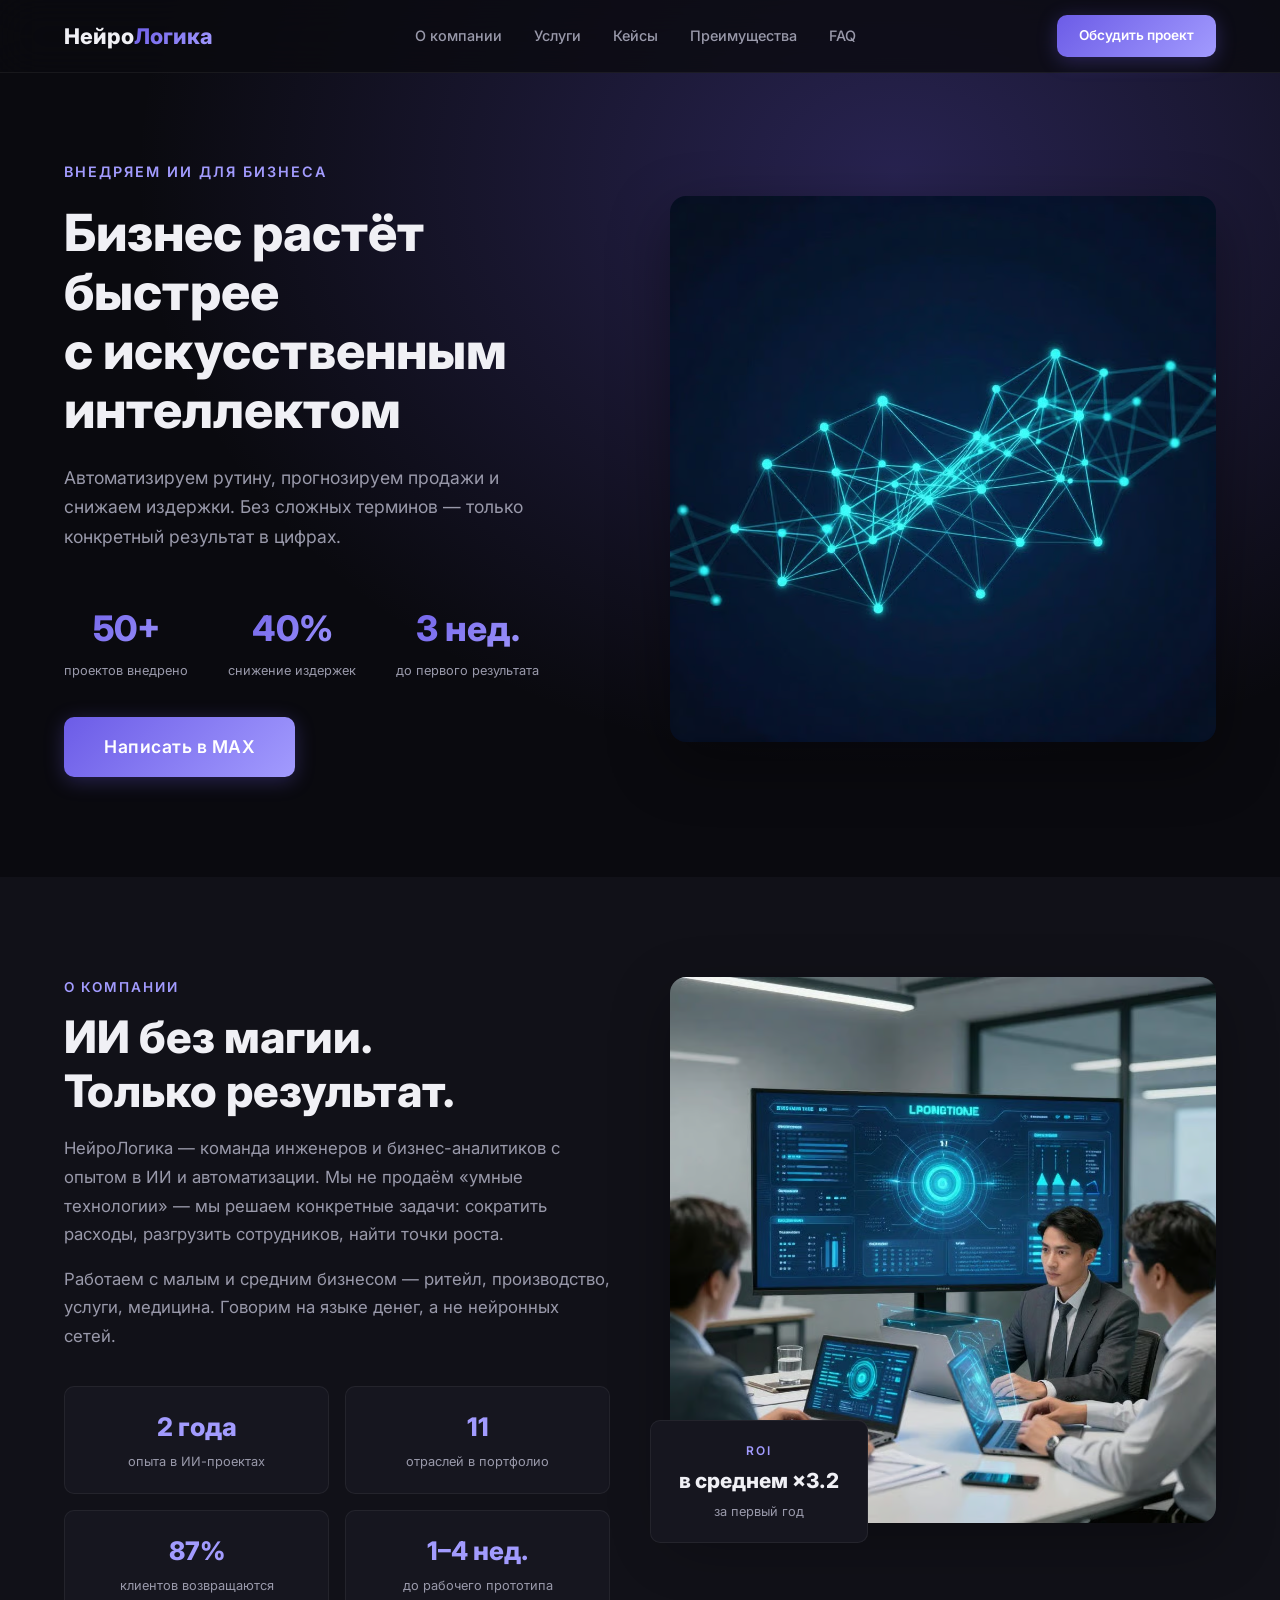
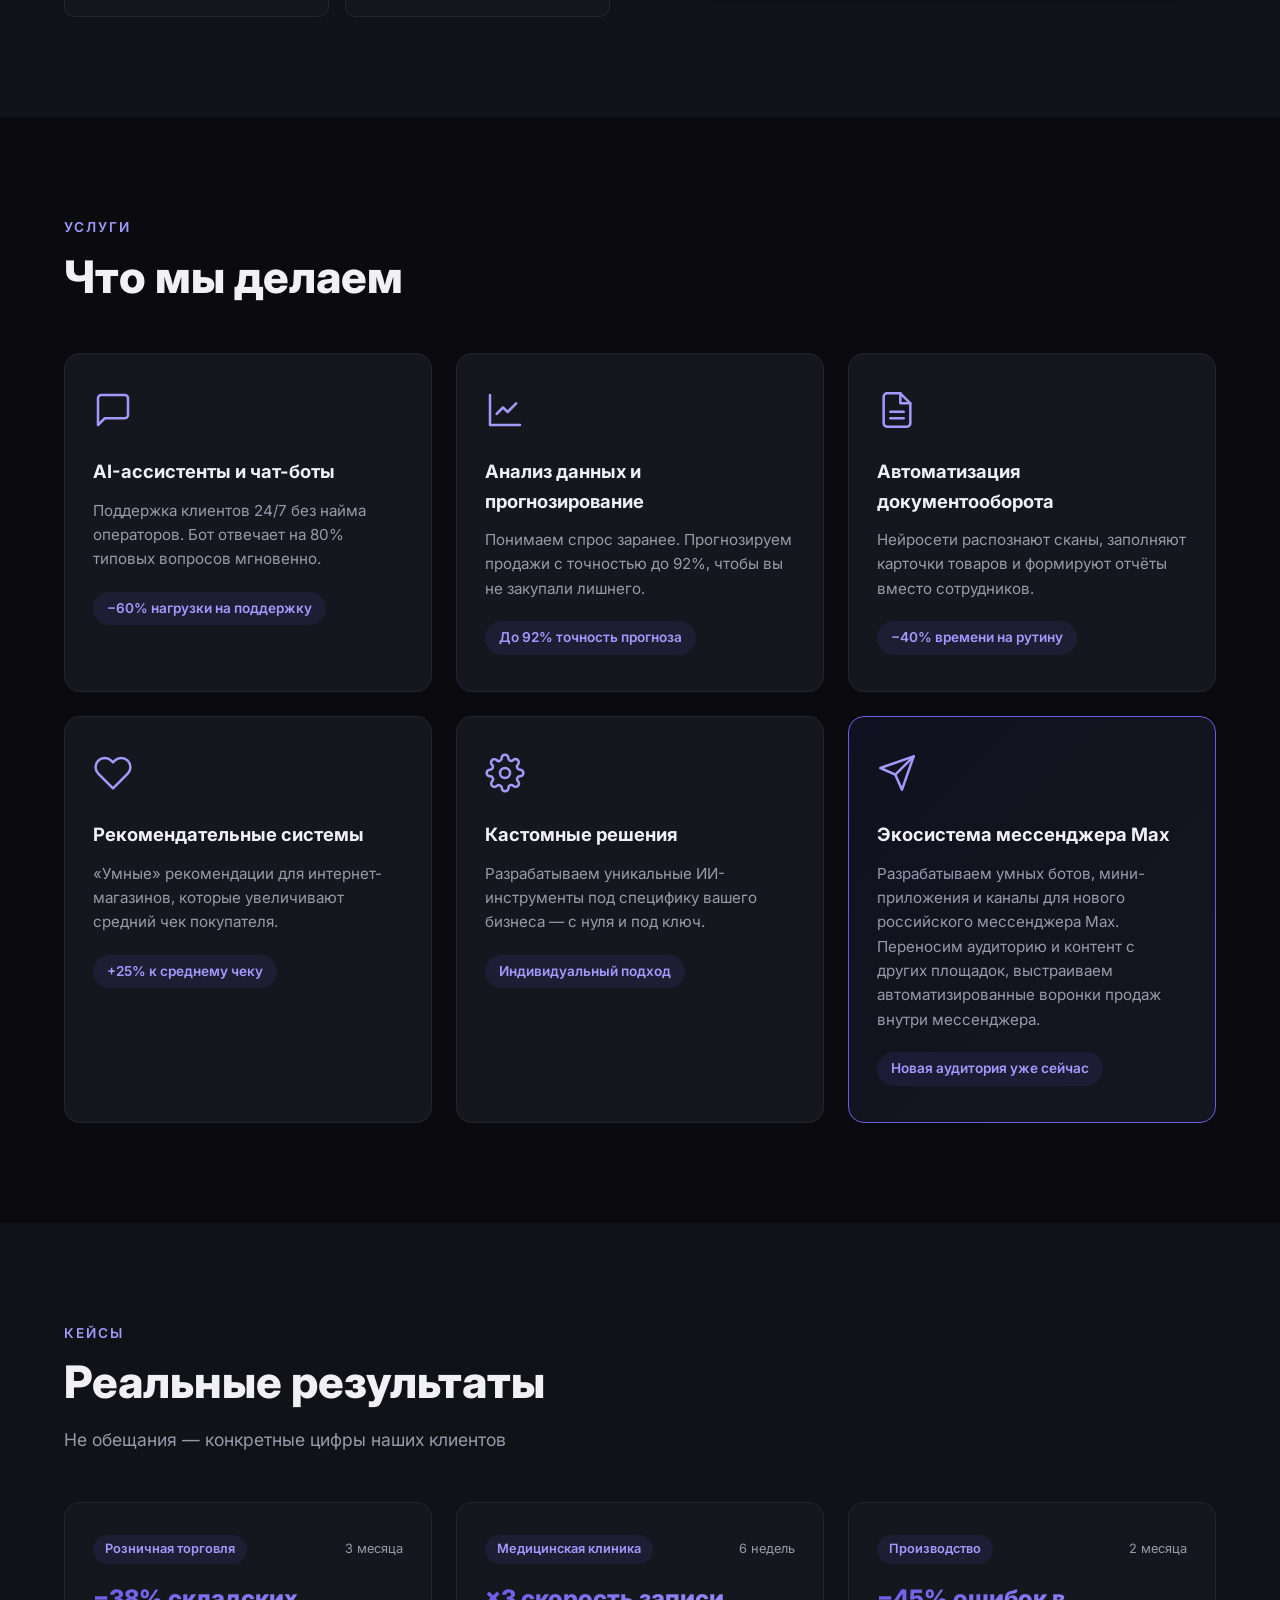
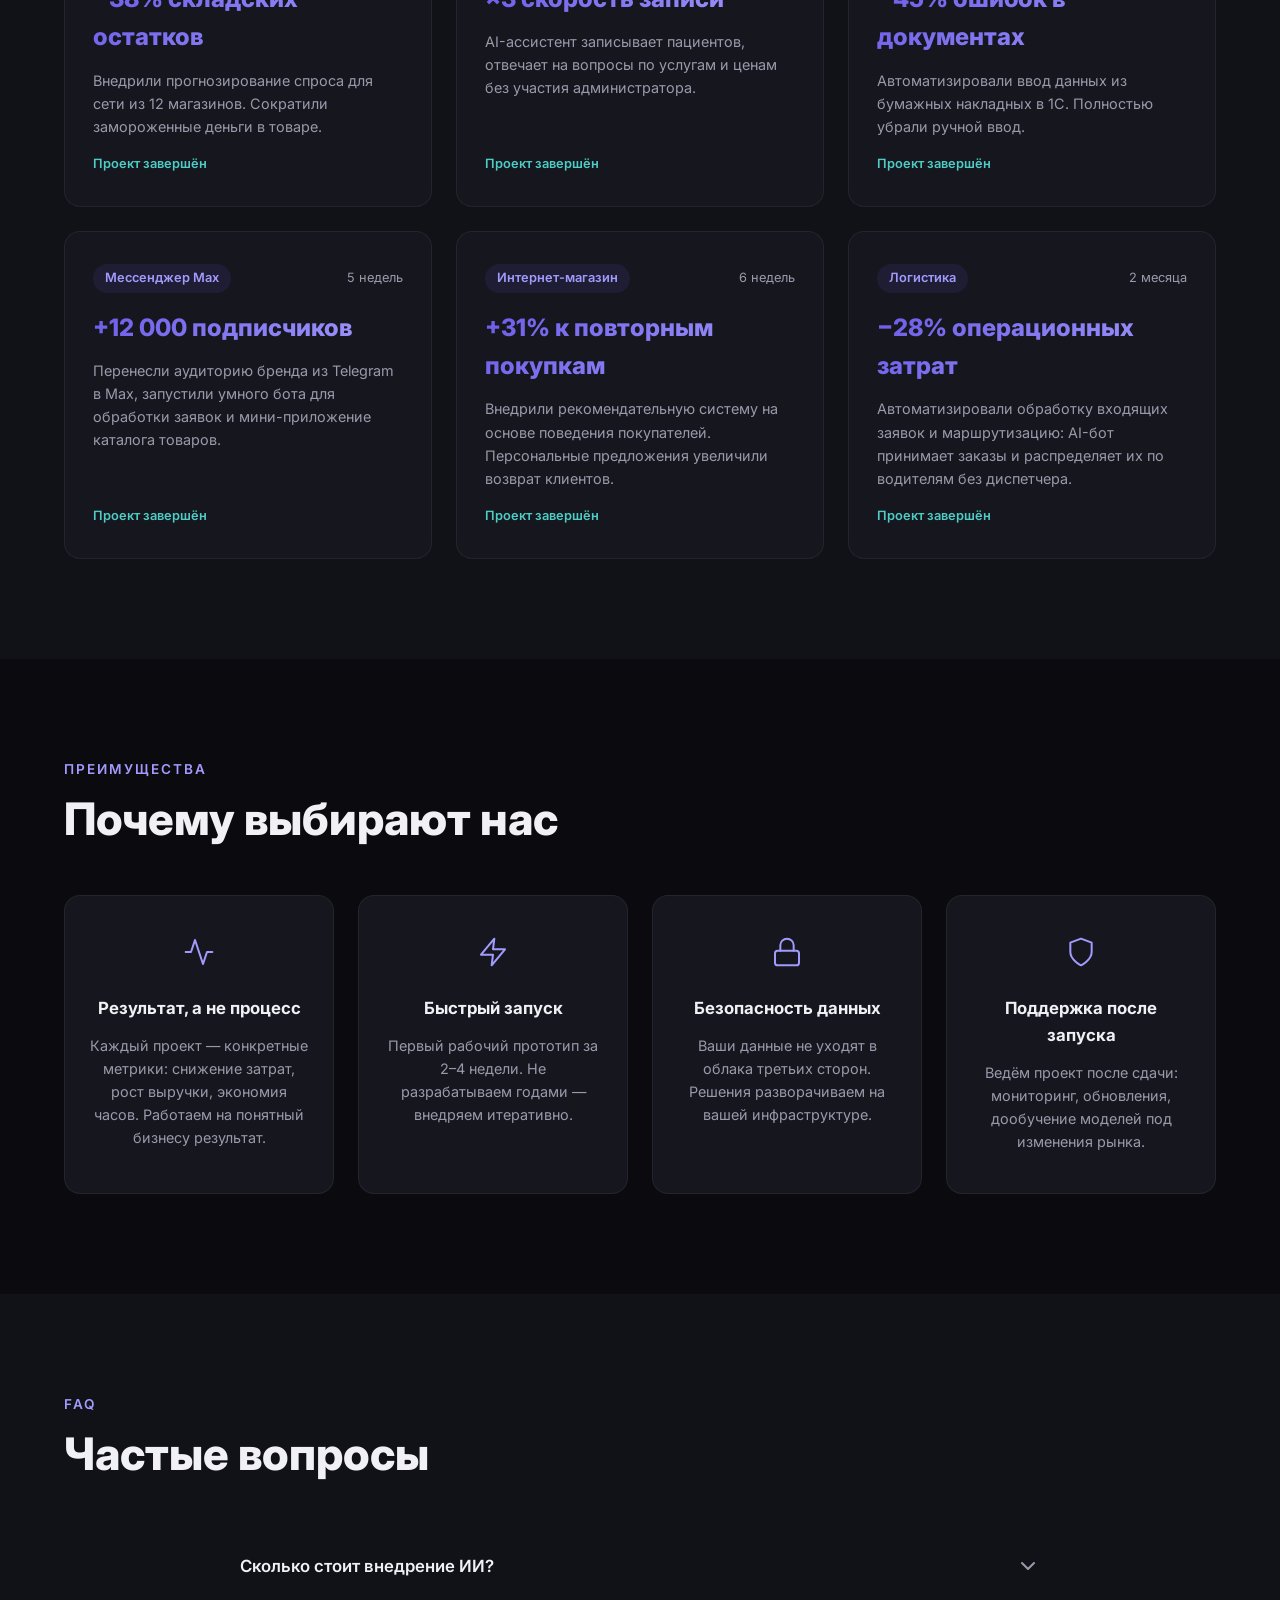
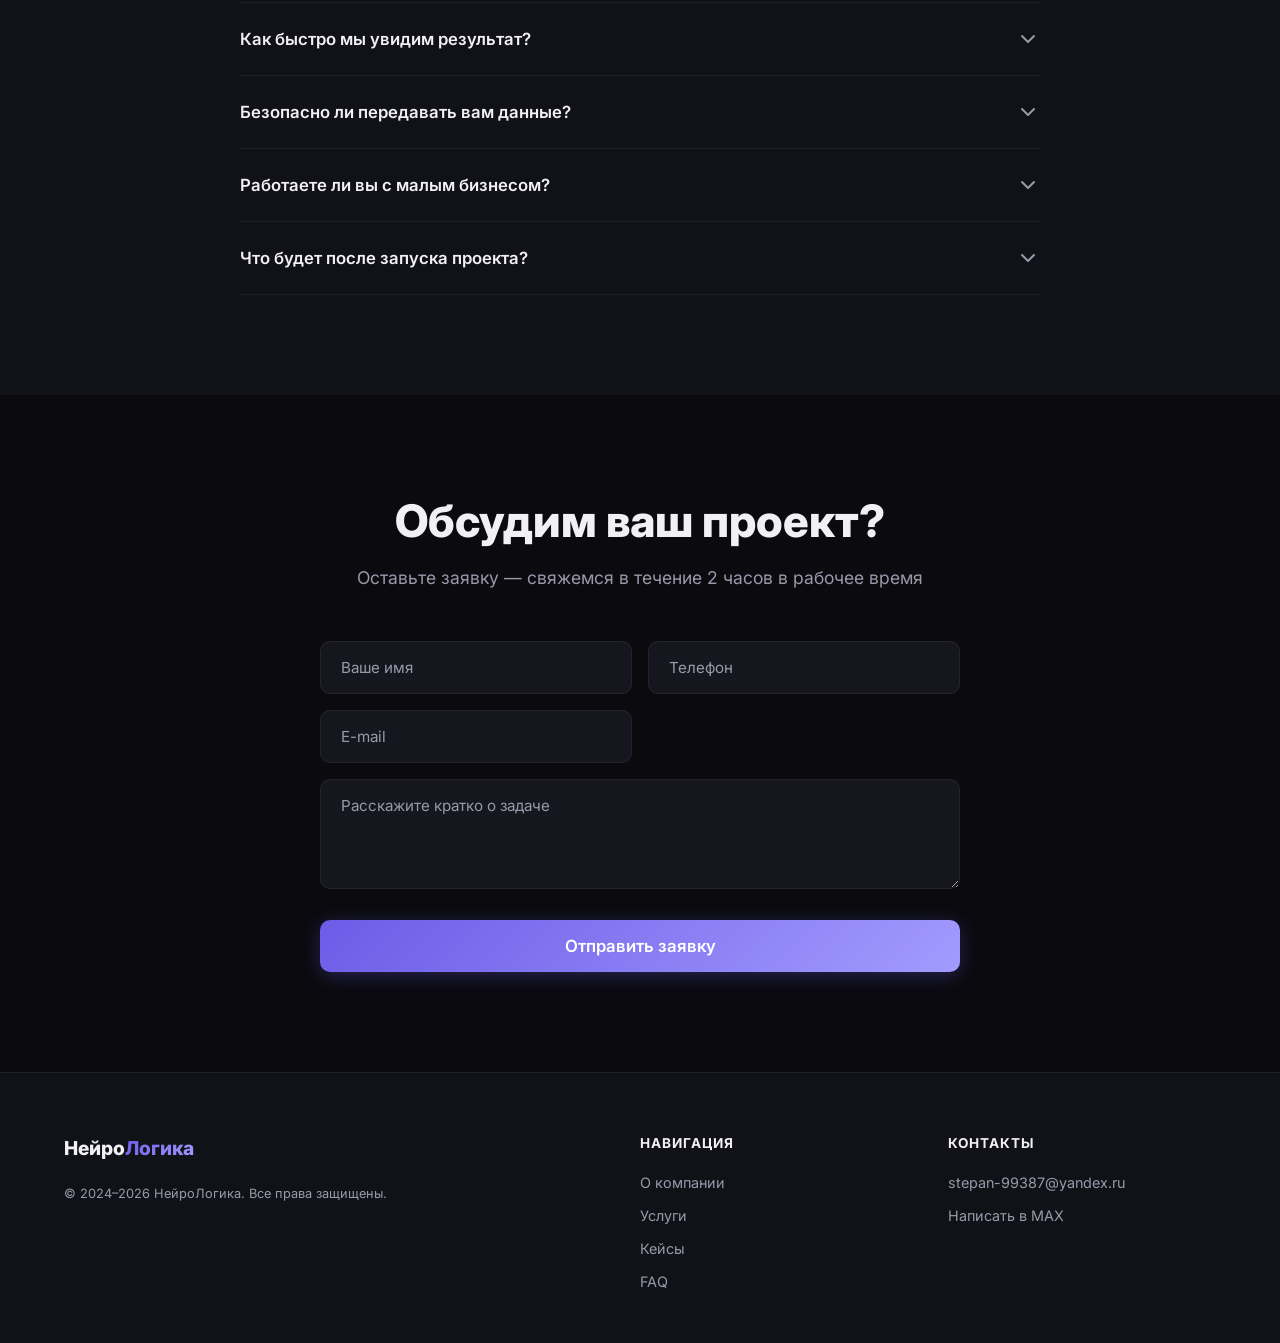
<file: index.html>
<!DOCTYPE html>
<html lang="ru">
<head>
  <meta charset="UTF-8">
  <meta name="viewport" content="width=device-width, initial-scale=1.0">
  
  <!-- SEO Base -->
  <title>Внедрение ИИ для бизнеса — чат-боты, аналитика, автоматизация | НейроЛогика</title>
  <meta name="description" content="Внедряем искусственный интеллект для малого и среднего бизнеса. AI-ассистенты, прогнозирование продаж, автоматизация документооборота. Результат за 2–4 недели.">
  <meta name="keywords" content="внедрение ИИ, искусственный интеллект для бизнеса, чат-бот для бизнеса, автоматизация, AI-ассистент, нейросети для бизнеса, прогнозирование продаж">
  <link rel="canonical" href="https://autobizz.ru/">
  
  <!-- Open Graph -->
  <meta property="og:type" content="website">
  <meta property="og:title" content="НейроЛогика — Внедряем ИИ для бизнеса">
  <meta property="og:description" content="Автоматизируем рутину, прогнозируем продажи и снижаем издержки. 50+ проектов, результат за 2–4 недели.">
  <meta property="og:url" content="https://autobizz.ru/">
  <meta property="og:image" content="https://autobizz.ru/img/og-cover.jpg">
  <meta property="og:locale" content="ru_RU">
  <meta property="og:site_name" content="НейроЛогика">
  
  <!-- Twitter Card -->
  <meta name="twitter:card" content="summary_large_image">
  <meta name="twitter:title" content="НейроЛогика — Внедряем ИИ для бизнеса">
  <meta name="twitter:description" content="Автоматизируем рутину, прогнозируем продажи и снижаем издержки.">
  <meta name="twitter:image" content="https://autobizz.ru/img/og-cover.jpg">
  
  <!-- Favicon -->
  <link rel="icon" href="img/favicon.ico" type="image/x-icon">
  
  <!-- Fonts & Styles -->
  <link rel="preconnect" href="https://fonts.googleapis.com">
  <link rel="preconnect" href="https://fonts.gstatic.com" crossorigin>
  <link href="https://fonts.googleapis.com/css2?family=Inter:wght@400;500;600;700;800&display=swap" rel="stylesheet">
  <link rel="stylesheet" href="css/style.css">
  
  <!-- Schema.org — Organization -->
  <script type="application/ld+json">
  {
    "@context": "https://schema.org",
    "@type": "Organization",
    "name": "НейроЛогика",
    "url": "https://autobizz.ru",
    "logo": "https://autobizz.ru/img/logo.svg",
    "description": "Внедрение искусственного интеллекта для малого и среднего бизнеса",
    "email": "info@autobizz.ru",
    "sameAs": [],
    "address": {
      "@type": "PostalAddress",
      "addressCountry": "RU"
    },
    "serviceType": ["AI-ассистенты", "Чат-боты", "Анализ данных", "Автоматизация документооборота", "Рекомендательные системы"]
  }
  </script>
  
  <!-- Schema.org — FAQ -->
  <script type="application/ld+json">
  {
    "@context": "https://schema.org",
    "@type": "FAQPage",
    "mainEntity": [
      {
        "@type": "Question",
        "name": "Сколько стоит внедрение ИИ?",
        "acceptedAnswer": {
          "@type": "Answer",
          "text": "Стоимость зависит от задачи и масштаба. Мы начинаем с бесплатной консультации. Типовые проекты — от 70 000 ₽."
        }
      },
      {
        "@type": "Question",
        "name": "Как быстро мы увидим результат?",
        "acceptedAnswer": {
          "@type": "Answer",
          "text": "Первый рабочий прототип готов за 1–4 недели. Полное внедрение занимает 1–3 месяца."
        }
      },
      {
        "@type": "Question",
        "name": "Безопасно ли передавать вам данные?",
        "acceptedAnswer": {
          "@type": "Answer",
          "text": "Да. Мы подписываем NDA, все решения можем развернуть на вашей инфраструктуре."
        }
      },
      {
        "@type": "Question",
        "name": "Работаете ли вы с малым бизнесом?",
        "acceptedAnswer": {
          "@type": "Answer",
          "text": "Да, малый и средний бизнес — наш основной профиль."
        }
      },
      {
        "@type": "Question",
        "name": "Что будет после запуска проекта?",
        "acceptedAnswer": {
          "@type": "Answer",
          "text": "Мы сопровождаем проект после сдачи: мониторим работу, обновляем модели."
        }
      }
    ]
  }
  </script>

  <!-- Yandex.Metrika counter -->
  <script type="text/javascript">
      (function(m,e,t,r,i,k,a){
          m[i]=m[i]||function(){(m[i].a=m[i].a||[]).push(arguments)};
          m[i].l=1*new Date();
          for (var j = 0; j < document.scripts.length; j++) {if (document.scripts[j].src === r) { return; }}
          k=e.createElement(t),a=e.getElementsByTagName(t)[0],k.async=1,k.src=r,a.parentNode.insertBefore(k,a)
      })(window, document,'script','https://mc.yandex.ru/metrika/tag.js?id=108563391', 'ym');

      ym(108563391, 'init', {ssr:true, webvisor:true, clickmap:true, ecommerce:"dataLayer", referrer: document.referrer, url: location.href, accurateTrackBounce:true, trackLinks:true});
  </script>
  <noscript><div><img src="https://mc.yandex.ru/watch/108563391" style="position:absolute; left:-9999px;" alt="" /></div></noscript>
  <!-- /Yandex.Metrika counter -->
</head>
<body>

  <!-- ========== HEADER ========== -->
  <header class="header" id="header">
    <div class="container header__inner">
      <a href="#" class="logo">Нейро<span>Логика</span></a>
      <nav class="nav" id="nav">
        <a href="#about" class="nav__link">О компании</a>
        <a href="#services" class="nav__link">Услуги</a>
        <a href="#cases" class="nav__link">Кейсы</a>
        <a href="#advantages" class="nav__link">Преимущества</a>
        <a href="#faq" class="nav__link">FAQ</a>
      </nav>
      <a href="#contact" class="btn btn--primary header__btn">Обсудить проект</a>
      <button class="burger" id="burger" aria-label="Меню">
        <span></span><span></span><span></span>
      </button>
    </div>
  </header>

  <!-- ========== HERO ========== -->
  <section class="hero" id="hero">
    <div class="hero__bg"></div>
    <div class="container hero__inner">
      <div class="hero__content">
        <p class="hero__tagline">Внедряем ИИ для бизнеса</p>
        <h1 class="hero__title">Бизнес растёт быстрее<br>с искусственным<br>интеллектом</h1>
        <p class="hero__subtitle">Автоматизируем рутину, прогнозируем продажи и снижаем издержки. Без сложных терминов — только конкретный результат в цифрах.</p>
        <div class="hero__stats">
          <div class="stat">
            <span class="stat__number" data-target="50" data-suffix="+">0</span>
            <span class="stat__label">проектов внедрено</span>
          </div>
          <div class="stat">
            <span class="stat__number" data-target="40" data-suffix="%">0</span>
            <span class="stat__label">снижение издержек</span>
          </div>
          <div class="stat">
            <span class="stat__number" data-target="3" data-suffix=" нед.">0</span>
            <span class="stat__label">до первого результата</span>
          </div>
        </div>
        <a href="https://max.ru/u/f9LHodD0cOJSXVgpVu8OHCX6GiQ8-kWRJVCd9bFhXw6azgdIxO8wCgnx1sc" target="_blank" rel="noopener" class="btn btn--primary btn--hero">Написать в MAX</a>
      </div>
      <div class="hero__image">
        <img src="img/hero-bg.avif" alt="AI визуализация" width="600" height="400" loading="eager">
      </div>
    </div>
  </section>

  <!-- ========== ABOUT ========== -->
  <section class="about" id="about">
    <div class="container about__inner">
      <div class="about__text">
        <p class="section-label">О компании</p>
        <h2 class="section-title">ИИ без магии.<br>Только результат.</h2>
        <p class="about__desc">НейроЛогика — команда инженеров и бизнес-аналитиков с опытом в ИИ и автоматизации. Мы не продаём «умные технологии» — мы решаем конкретные задачи: сократить расходы, разгрузить сотрудников, найти точки роста.</p>
        <p class="about__desc">Работаем с малым и средним бизнесом — ритейл, производство, услуги, медицина. Говорим на языке денег, а не нейронных сетей.</p>
        <div class="about__stats">
          <div class="stat-card">
            <span class="stat-card__number" data-target="2" data-suffix=" года">0</span>
            <span class="stat-card__label">опыта в ИИ-проектах</span>
          </div>
          <div class="stat-card">
            <span class="stat-card__number" data-target="12" data-suffix="">0</span>
            <span class="stat-card__label">отраслей в портфолио</span>
          </div>
          <div class="stat-card">
            <span class="stat-card__number" data-target="92" data-suffix="%">0</span>
            <span class="stat-card__label">клиентов возвращаются</span>
          </div>
          <div class="stat-card">
            <span class="stat-card__number" data-target="1" data-suffix="–4 нед.">0</span>
            <span class="stat-card__label">до рабочего прототипа</span>
          </div>
        </div>
      </div>
      <div class="about__image-col">
        <img src="img/team.avif" alt="Команда за работой" class="about__image" width="560" height="400" loading="lazy">
        <div class="about__roi">
          <span class="about__roi-label">ROI</span>
          <span class="about__roi-value">в среднем ×3.2</span>
          <span class="about__roi-sub">за первый год</span>
        </div>
      </div>
    </div>
  </section>

  <!-- ========== SERVICES ========== -->
  <section class="services" id="services">
    <div class="container">
      <p class="section-label">Услуги</p>
      <h2 class="section-title">Что мы делаем</h2>
      <div class="services__grid">

        <div class="service-card" data-aos="fade-up">
          <div class="service-card__icon">
            <svg width="40" height="40" viewBox="0 0 24 24" fill="none" stroke="currentColor" stroke-width="1.5" stroke-linecap="round" stroke-linejoin="round"><path d="M21 15a2 2 0 0 1-2 2H7l-4 4V5a2 2 0 0 1 2-2h14a2 2 0 0 1 2 2z"/></svg>
          </div>
          <h3 class="service-card__title">AI-ассистенты и чат-боты</h3>
          <p class="service-card__desc">Поддержка клиентов 24/7 без найма операторов. Бот отвечает на 80% типовых вопросов мгновенно.</p>
          <span class="service-card__metric">−60% нагрузки на поддержку</span>
        </div>

        <div class="service-card" data-aos="fade-up">
          <div class="service-card__icon">
            <svg width="40" height="40" viewBox="0 0 24 24" fill="none" stroke="currentColor" stroke-width="1.5" stroke-linecap="round" stroke-linejoin="round"><path d="M3 3v18h18"/><path d="M18.7 8l-5.1 5.2-2.8-2.7L7 14.3"/></svg>
          </div>
          <h3 class="service-card__title">Анализ данных и прогнозирование</h3>
          <p class="service-card__desc">Понимаем спрос заранее. Прогнозируем продажи с точностью до 92%, чтобы вы не закупали лишнего.</p>
          <span class="service-card__metric">До 92% точность прогноза</span>
        </div>

        <div class="service-card" data-aos="fade-up">
          <div class="service-card__icon">
            <svg width="40" height="40" viewBox="0 0 24 24" fill="none" stroke="currentColor" stroke-width="1.5" stroke-linecap="round" stroke-linejoin="round"><path d="M14 2H6a2 2 0 0 0-2 2v16a2 2 0 0 0 2 2h12a2 2 0 0 0 2-2V8z"/><polyline points="14 2 14 8 20 8"/><line x1="16" y1="13" x2="8" y2="13"/><line x1="16" y1="17" x2="8" y2="17"/></svg>
          </div>
          <h3 class="service-card__title">Автоматизация документооборота</h3>
          <p class="service-card__desc">Нейросети распознают сканы, заполняют карточки товаров и формируют отчёты вместо сотрудников.</p>
          <span class="service-card__metric">−40% времени на рутину</span>
        </div>

        <div class="service-card" data-aos="fade-up">
          <div class="service-card__icon">
            <svg width="40" height="40" viewBox="0 0 24 24" fill="none" stroke="currentColor" stroke-width="1.5" stroke-linecap="round" stroke-linejoin="round"><path d="M20.84 4.61a5.5 5.5 0 0 0-7.78 0L12 5.67l-1.06-1.06a5.5 5.5 0 0 0-7.78 7.78L12 21.23l8.84-8.84a5.5 5.5 0 0 0 0-7.78z"/></svg>
          </div>
          <h3 class="service-card__title">Рекомендательные системы</h3>
          <p class="service-card__desc">«Умные» рекомендации для интернет-магазинов, которые увеличивают средний чек покупателя.</p>
          <span class="service-card__metric">+25% к среднему чеку</span>
        </div>

        <div class="service-card" data-aos="fade-up">
          <div class="service-card__icon">
            <svg width="40" height="40" viewBox="0 0 24 24" fill="none" stroke="currentColor" stroke-width="1.5" stroke-linecap="round" stroke-linejoin="round"><circle cx="12" cy="12" r="3"/><path d="M19.4 15a1.65 1.65 0 0 0 .33 1.82l.06.06a2 2 0 1 1-2.83 2.83l-.06-.06a1.65 1.65 0 0 0-1.82-.33 1.65 1.65 0 0 0-1 1.51V21a2 2 0 0 1-4 0v-.09A1.65 1.65 0 0 0 9 19.4a1.65 1.65 0 0 0-1.82.33l-.06.06a2 2 0 1 1-2.83-2.83l.06-.06A1.65 1.65 0 0 0 4.68 15a1.65 1.65 0 0 0-1.51-1H3a2 2 0 0 1 0-4h.09A1.65 1.65 0 0 0 4.6 9a1.65 1.65 0 0 0-.33-1.82l-.06-.06a2 2 0 1 1 2.83-2.83l.06.06A1.65 1.65 0 0 0 9 4.68a1.65 1.65 0 0 0 1-1.51V3a2 2 0 0 1 4 0v.09a1.65 1.65 0 0 0 1 1.51 1.65 1.65 0 0 0 1.82-.33l.06-.06a2 2 0 1 1 2.83 2.83l-.06.06A1.65 1.65 0 0 0 19.4 9a1.65 1.65 0 0 0 1.51 1H21a2 2 0 0 1 0 4h-.09a1.65 1.65 0 0 0-1.51 1z"/></svg>
          </div>
          <h3 class="service-card__title">Кастомные решения</h3>
          <p class="service-card__desc">Разрабатываем уникальные ИИ-инструменты под специфику вашего бизнеса — с нуля и под ключ.</p>
          <span class="service-card__metric">Индивидуальный подход</span>
        </div>

        <div class="service-card service-card--accent" data-aos="fade-up">
          <div class="service-card__icon">
            <svg width="40" height="40" viewBox="0 0 24 24" fill="none" stroke="currentColor" stroke-width="1.5" stroke-linecap="round" stroke-linejoin="round"><path d="M22 2L11 13"/><path d="M22 2l-7 20-4-9-9-4 20-7z"/></svg>
          </div>
          <h3 class="service-card__title">Экосистема мессенджера Max</h3>
          <p class="service-card__desc">Разрабатываем умных ботов, мини-приложения и каналы для нового российского мессенджера Max. Переносим аудиторию и контент с других площадок, выстраиваем автоматизированные воронки продаж внутри мессенджера.</p>
          <span class="service-card__metric">Новая аудитория уже сейчас</span>
        </div>

      </div>
    </div>
  </section>

  <!-- ========== CASES ========== -->
  <section class="cases" id="cases">
    <div class="container">
      <p class="section-label">Кейсы</p>
      <h2 class="section-title">Реальные результаты</h2>
      <p class="section-subtitle">Не обещания — конкретные цифры наших клиентов</p>
      <div class="cases__grid">

        <div class="case-card">
          <div class="case-card__header">
            <span class="case-card__tag">Розничная торговля</span>
            <span class="case-card__duration">3 месяца</span>
          </div>
          <div class="case-card__result">−38% складских остатков</div>
          <p class="case-card__desc">Внедрили прогнозирование спроса для сети из 12 магазинов. Сократили замороженные деньги в товаре.</p>
          <span class="case-card__status">Проект завершён</span>
        </div>

        <div class="case-card">
          <div class="case-card__header">
            <span class="case-card__tag">Медицинская клиника</span>
            <span class="case-card__duration">6 недель</span>
          </div>
          <div class="case-card__result">×3 скорость записи</div>
          <p class="case-card__desc">AI-ассистент записывает пациентов, отвечает на вопросы по услугам и ценам без участия администратора.</p>
          <span class="case-card__status">Проект завершён</span>
        </div>

        <div class="case-card">
          <div class="case-card__header">
            <span class="case-card__tag">Производство</span>
            <span class="case-card__duration">2 месяца</span>
          </div>
          <div class="case-card__result">−45% ошибок в документах</div>
          <p class="case-card__desc">Автоматизировали ввод данных из бумажных накладных в 1С. Полностью убрали ручной ввод.</p>
          <span class="case-card__status">Проект завершён</span>
        </div>

        <div class="case-card">
          <div class="case-card__header">
            <span class="case-card__tag">Мессенджер Max</span>
            <span class="case-card__duration">5 недель</span>
          </div>
          <div class="case-card__result">+12 000 подписчиков</div>
          <p class="case-card__desc">Перенесли аудиторию бренда из Telegram в Max, запустили умного бота для обработки заявок и мини-приложение каталога товаров.</p>
          <span class="case-card__status">Проект завершён</span>
        </div>

        <div class="case-card">
          <div class="case-card__header">
            <span class="case-card__tag">Интернет-магазин</span>
            <span class="case-card__duration">6 недель</span>
          </div>
          <div class="case-card__result">+31% к повторным покупкам</div>
          <p class="case-card__desc">Внедрили рекомендательную систему на основе поведения покупателей. Персональные предложения увеличили возврат клиентов.</p>
          <span class="case-card__status">Проект завершён</span>
        </div>

        <div class="case-card">
          <div class="case-card__header">
            <span class="case-card__tag">Логистика</span>
            <span class="case-card__duration">2 месяца</span>
          </div>
          <div class="case-card__result">−28% операционных затрат</div>
          <p class="case-card__desc">Автоматизировали обработку входящих заявок и маршрутизацию: AI-бот принимает заказы и распределяет их по водителям без диспетчера.</p>
          <span class="case-card__status">Проект завершён</span>
        </div>

      </div>
    </div>
  </section>

  <!-- ========== ADVANTAGES ========== -->
  <section class="advantages" id="advantages">
    <div class="container">
      <p class="section-label">Преимущества</p>
      <h2 class="section-title">Почему выбирают нас</h2>
      <div class="advantages__grid">

        <div class="adv-card">
          <div class="adv-card__icon">
            <svg width="32" height="32" viewBox="0 0 24 24" fill="none" stroke="currentColor" stroke-width="1.5" stroke-linecap="round" stroke-linejoin="round"><polyline points="22 12 18 12 15 21 9 3 6 12 2 12"/></svg>
          </div>
          <h3 class="adv-card__title">Результат, а не процесс</h3>
          <p class="adv-card__desc">Каждый проект — конкретные метрики: снижение затрат, рост выручки, экономия часов. Работаем на понятный бизнесу результат.</p>
        </div>

        <div class="adv-card">
          <div class="adv-card__icon">
            <svg width="32" height="32" viewBox="0 0 24 24" fill="none" stroke="currentColor" stroke-width="1.5" stroke-linecap="round" stroke-linejoin="round"><polygon points="13 2 3 14 12 14 11 22 21 10 12 10 13 2"/></svg>
          </div>
          <h3 class="adv-card__title">Быстрый запуск</h3>
          <p class="adv-card__desc">Первый рабочий прототип за 2–4 недели. Не разрабатываем годами — внедряем итеративно.</p>
        </div>

        <div class="adv-card">
          <div class="adv-card__icon">
            <svg width="32" height="32" viewBox="0 0 24 24" fill="none" stroke="currentColor" stroke-width="1.5" stroke-linecap="round" stroke-linejoin="round"><rect x="3" y="11" width="18" height="11" rx="2" ry="2"/><path d="M7 11V7a5 5 0 0 1 10 0v4"/></svg>
          </div>
          <h3 class="adv-card__title">Безопасность данных</h3>
          <p class="adv-card__desc">Ваши данные не уходят в облака третьих сторон. Решения разворачиваем на вашей инфраструктуре.</p>
        </div>

        <div class="adv-card">
          <div class="adv-card__icon">
            <svg width="32" height="32" viewBox="0 0 24 24" fill="none" stroke="currentColor" stroke-width="1.5" stroke-linecap="round" stroke-linejoin="round"><path d="M12 22s8-4 8-10V5l-8-3-8 3v7c0 6 8 10 8 10z"/></svg>
          </div>
          <h3 class="adv-card__title">Поддержка после запуска</h3>
          <p class="adv-card__desc">Ведём проект после сдачи: мониторинг, обновления, дообучение моделей под изменения рынка.</p>
        </div>

      </div>
    </div>
  </section>

  <!-- ========== FAQ ========== -->
  <section class="faq" id="faq">
    <div class="container">
      <p class="section-label">FAQ</p>
      <h2 class="section-title">Частые вопросы</h2>
      <div class="faq__list">

        <div class="faq-item">
          <button class="faq-item__question" aria-expanded="false">
            Сколько стоит внедрение ИИ?
            <svg class="faq-item__chevron" width="24" height="24" viewBox="0 0 24 24" fill="none" stroke="currentColor" stroke-width="2" stroke-linecap="round" stroke-linejoin="round"><polyline points="6 9 12 15 18 9"/></svg>
          </button>
          <div class="faq-item__answer">
            <p>Стоимость зависит от задачи и масштаба. Мы начинаем с бесплатной консультации, чтобы оценить объём работ и предложить оптимальное решение. Типовые проекты — от 70 000 ₽.</p>
          </div>
        </div>

        <div class="faq-item">
          <button class="faq-item__question" aria-expanded="false">
            Как быстро мы увидим результат?
            <svg class="faq-item__chevron" width="24" height="24" viewBox="0 0 24 24" fill="none" stroke="currentColor" stroke-width="2" stroke-linecap="round" stroke-linejoin="round"><polyline points="6 9 12 15 18 9"/></svg>
          </button>
          <div class="faq-item__answer">
            <p>Первый рабочий прототип готов за 1–4 недели. Полное внедрение занимает 1–3 месяца в зависимости от сложности.</p>
          </div>
        </div>

        <div class="faq-item">
          <button class="faq-item__question" aria-expanded="false">
            Безопасно ли передавать вам данные?
            <svg class="faq-item__chevron" width="24" height="24" viewBox="0 0 24 24" fill="none" stroke="currentColor" stroke-width="2" stroke-linecap="round" stroke-linejoin="round"><polyline points="6 9 12 15 18 9"/></svg>
          </button>
          <div class="faq-item__answer">
            <p>Да. Мы подписываем NDA, все решения можем развернуть на вашей инфраструктуре. Данные не уходят в облака третьих сторон.</p>
          </div>
        </div>

        <div class="faq-item">
          <button class="faq-item__question" aria-expanded="false">
            Работаете ли вы с малым бизнесом?
            <svg class="faq-item__chevron" width="24" height="24" viewBox="0 0 24 24" fill="none" stroke="currentColor" stroke-width="2" stroke-linecap="round" stroke-linejoin="round"><polyline points="6 9 12 15 18 9"/></svg>
          </button>
          <div class="faq-item__answer">
            <p>Да, малый и средний бизнес — наш основной профиль. Мы находим решения, которые окупаются даже при небольших бюджетах.</p>
          </div>
        </div>

        <div class="faq-item">
          <button class="faq-item__question" aria-expanded="false">
            Что будет после запуска проекта?
            <svg class="faq-item__chevron" width="24" height="24" viewBox="0 0 24 24" fill="none" stroke="currentColor" stroke-width="2" stroke-linecap="round" stroke-linejoin="round"><polyline points="6 9 12 15 18 9"/></svg>
          </button>
          <div class="faq-item__answer">
            <p>Мы сопровождаем проект после сдачи: мониторим работу, обновляем модели, адаптируем под изменения вашего бизнеса.</p>
          </div>
        </div>

      </div>
    </div>
  </section>

  <!-- ========== CONTACT ========== -->
  <section class="contact" id="contact">
    <div class="container">
      <h2 class="section-title">Обсудим ваш проект?</h2>
      <p class="section-subtitle">Оставьте заявку — свяжемся в течение 2 часов в рабочее время</p>
      <form class="contact__form" id="contactForm" action="https://formspree.io/f/mnjljdoe" method="POST">
        <div class="form-group">
          <input type="text" name="name" placeholder="Ваше имя" required>
        </div>
        <div class="form-group">
          <input type="tel" name="phone" placeholder="Телефон">
        </div>
        <div class="form-group">
          <input type="email" name="email" placeholder="E-mail" required>
        </div>
        <div class="form-group form-group--full">
          <textarea name="message" placeholder="Расскажите кратко о задаче" rows="4"></textarea>
        </div>
        <button type="submit" class="btn btn--primary btn--lg">Отправить заявку</button>
      </form>
    </div>
  </section>

  <!-- ========== FOOTER ========== -->
  <footer class="footer">
    <div class="container footer__inner">
      <div class="footer__col">
        <a href="#" class="logo logo--footer">Нейро<span>Логика</span></a>
        <p class="footer__copy">&copy; 2024–2026 НейроЛогика. Все права защищены.</p>
      </div>
      <div class="footer__col">
        <h4 class="footer__heading">Навигация</h4>
        <a href="#about" class="footer__link">О компании</a>
        <a href="#services" class="footer__link">Услуги</a>
        <a href="#cases" class="footer__link">Кейсы</a>
        <a href="#faq" class="footer__link">FAQ</a>
      </div>
      <div class="footer__col">
        <h4 class="footer__heading">Контакты</h4>
        <a href="mailto:stepan-99387@yandex.ru" class="footer__link">stepan-99387@yandex.ru</a>
        <a href="https://max.ru/u/f9LHodD0cOJSXVgpVu8OHCX6GiQ8-kWRJVCd9bFhXw6azgdIxO8wCgnx1sc" class="footer__link">Написать в MAX</a>
      </div>
    </div>
  </footer>

  <script src="js/main.js"></script>
</body>
</html>
</file>
<file: css/style.css>
/* ===========================
   RESET & BASE
   =========================== */
*, *::before, *::after {
  margin: 0;
  padding: 0;
  box-sizing: border-box;
}

:root {
  --bg-primary: #0a0a0f;
  --bg-secondary: #111118;
  --bg-card: #16161f;
  --bg-card-hover: #1c1c28;
  --text-primary: #f0f0f5;
  --text-secondary: #9999aa;
  --accent: #6c5ce7;
  --accent-light: #a29bfe;
  --accent-glow: rgba(108, 92, 231, 0.3);
  --gradient: linear-gradient(135deg, #6c5ce7 0%, #a29bfe 100%);
  --border: rgba(255, 255, 255, 0.06);
  --radius: 16px;
  --radius-sm: 10px;
  --transition: 0.3s ease;
  --container: 1200px;
}

html {
  scroll-behavior: smooth;
  -webkit-font-smoothing: antialiased;
}

body {
  font-family: 'Inter', -apple-system, BlinkMacSystemFont, sans-serif;
  background: var(--bg-primary);
  color: var(--text-primary);
  line-height: 1.6;
  overflow-x: hidden;
}

img {
  max-width: 100%;
  height: auto;
  display: block;
}

a {
  text-decoration: none;
  color: inherit;
}

.container {
  max-width: var(--container);
  margin: 0 auto;
  padding: 0 24px;
}

/* ===========================
   TYPOGRAPHY
   =========================== */
.section-label {
  font-size: 0.85rem;
  font-weight: 600;
  text-transform: uppercase;
  letter-spacing: 2px;
  color: var(--accent-light);
  margin-bottom: 12px;
}

.section-title {
  font-size: clamp(1.8rem, 4vw, 2.8rem);
  font-weight: 800;
  line-height: 1.2;
  margin-bottom: 16px;
}

.section-subtitle {
  color: var(--text-secondary);
  font-size: 1.1rem;
  margin-bottom: 48px;
}

/* ===========================
   BUTTONS
   =========================== */
.btn {
  display: inline-flex;
  align-items: center;
  justify-content: center;
  border: none;
  cursor: pointer;
  font-family: inherit;
  font-weight: 600;
  border-radius: var(--radius-sm);
  transition: var(--transition);
}

.btn--primary {
  background: var(--gradient);
  color: #fff;
  padding: 12px 28px;
  font-size: 0.95rem;
  box-shadow: 0 4px 20px var(--accent-glow);
}

.btn--primary:hover {
  transform: translateY(-2px);
  box-shadow: 0 8px 30px var(--accent-glow);
}

.btn--lg {
  padding: 16px 40px;
  font-size: 1.05rem;
}

.btn--hero {
  margin-top: 36px;
  padding: 16px 40px;
  font-size: 1.1rem;
  letter-spacing: 0.5px;
}

/* ===========================
   HEADER
   =========================== */
.header {
  position: fixed;
  top: 0;
  left: 0;
  right: 0;
  z-index: 1000;
  background: rgba(10, 10, 15, 0.8);
  backdrop-filter: blur(20px);
  -webkit-backdrop-filter: blur(20px);
  border-bottom: 1px solid var(--border);
  transition: var(--transition);
}

.header__inner {
  display: flex;
  align-items: center;
  justify-content: space-between;
  height: 72px;
}

.logo {
  font-size: 1.35rem;
  font-weight: 800;
  color: var(--text-primary);
}

.logo span {
  background: var(--gradient);
  -webkit-background-clip: text;
  -webkit-text-fill-color: transparent;
  background-clip: text;
}

.nav {
  display: flex;
  gap: 32px;
}

.nav__link {
  font-size: 0.9rem;
  font-weight: 500;
  color: var(--text-secondary);
  transition: var(--transition);
  position: relative;
}

.nav__link:hover {
  color: var(--text-primary);
}

.nav__link::after {
  content: '';
  position: absolute;
  bottom: -4px;
  left: 0;
  width: 0;
  height: 2px;
  background: var(--gradient);
  transition: var(--transition);
}

.nav__link:hover::after {
  width: 100%;
}

.header__btn {
  font-size: 0.85rem;
  padding: 10px 22px;
}

/* Burger */
.burger {
  display: none;
  flex-direction: column;
  gap: 5px;
  background: none;
  border: none;
  cursor: pointer;
  padding: 4px;
}

.burger span {
  display: block;
  width: 24px;
  height: 2px;
  background: var(--text-primary);
  border-radius: 2px;
  transition: var(--transition);
}

.burger.active span:nth-child(1) {
  transform: rotate(45deg) translate(5px, 5px);
}
.burger.active span:nth-child(2) {
  opacity: 0;
}
.burger.active span:nth-child(3) {
  transform: rotate(-45deg) translate(5px, -5px);
}

/* ===========================
   HERO
   =========================== */
.hero {
  position: relative;
  padding: 160px 0 100px;
  overflow: hidden;
}

.hero__bg {
  position: absolute;
  inset: 0;
  background: radial-gradient(ellipse at 70% 20%, var(--accent-glow) 0%, transparent 60%);
  pointer-events: none;
}

.hero__inner {
  display: grid;
  grid-template-columns: 1fr 1fr;
  gap: 60px;
  align-items: center;
  position: relative;
}

.hero__tagline {
  font-size: 0.9rem;
  font-weight: 600;
  text-transform: uppercase;
  letter-spacing: 2px;
  color: var(--accent-light);
  margin-bottom: 20px;
}

.hero__title {
  font-size: clamp(2rem, 5vw, 3.2rem);
  font-weight: 800;
  line-height: 1.15;
  margin-bottom: 24px;
}

.hero__subtitle {
  font-size: 1.1rem;
  color: var(--text-secondary);
  max-width: 500px;
  margin-bottom: 48px;
  line-height: 1.7;
}

.hero__stats {
  display: flex;
  gap: 40px;
}

.stat {
  text-align: center;
}

.stat__number {
  display: block;
  font-size: 2.2rem;
  font-weight: 800;
  background: var(--gradient);
  -webkit-background-clip: text;
  -webkit-text-fill-color: transparent;
  background-clip: text;
}

.stat__label {
  font-size: 0.8rem;
  color: var(--text-secondary);
  margin-top: 4px;
  display: block;
}

.hero__image {
  display: flex;
  justify-content: center;
}

.hero__image img {
  border-radius: var(--radius);
  width: 100%;
  max-width: 560px;
  object-fit: cover;
  box-shadow: 0 20px 60px rgba(0,0,0,0.4);
}

/* ===========================
   ABOUT
   =========================== */
.about {
  padding: 100px 0;
  background: var(--bg-secondary);
}

.about__inner {
  display: grid;
  grid-template-columns: 1fr 1fr;
  gap: 60px;
  align-items: start;
}

.about__desc {
  color: var(--text-secondary);
  font-size: 1.05rem;
  margin-bottom: 16px;
  line-height: 1.7;
}

.about__stats {
  display: grid;
  grid-template-columns: 1fr 1fr;
  gap: 16px;
  margin-top: 36px;
}

.stat-card {
  background: var(--bg-card);
  border: 1px solid var(--border);
  border-radius: var(--radius-sm);
  padding: 20px;
  text-align: center;
  transition: var(--transition);
}

.stat-card:hover {
  border-color: var(--accent);
  background: var(--bg-card-hover);
}

.stat-card__number {
  display: block;
  font-size: 1.6rem;
  font-weight: 800;
  color: var(--accent-light);
}

.stat-card__label {
  font-size: 0.8rem;
  color: var(--text-secondary);
  display: block;
  margin-top: 4px;
}

.about__image-col {
  position: relative;
}

.about__image {
  border-radius: var(--radius);
  width: 100%;
  object-fit: cover;
  box-shadow: 0 20px 60px rgba(0,0,0,0.3);
}

.about__roi {
  position: absolute;
  bottom: -20px;
  left: -20px;
  background: var(--bg-card);
  border: 1px solid var(--border);
  border-radius: var(--radius-sm);
  padding: 20px 28px;
  text-align: center;
  backdrop-filter: blur(10px);
}

.about__roi-label {
  display: block;
  font-size: 0.75rem;
  font-weight: 600;
  text-transform: uppercase;
  letter-spacing: 2px;
  color: var(--accent-light);
}

.about__roi-value {
  display: block;
  font-size: 1.3rem;
  font-weight: 800;
  margin: 4px 0;
}

.about__roi-sub {
  display: block;
  font-size: 0.8rem;
  color: var(--text-secondary);
}

/* ===========================
   SERVICES
   =========================== */
.services {
  padding: 100px 0;
}

.services__grid {
  display: grid;
  grid-template-columns: repeat(3, 1fr);
  gap: 24px;
  margin-top: 48px;
}

.service-card {
  background: var(--bg-card);
  border: 1px solid var(--border);
  border-radius: var(--radius);
  padding: 36px 28px;
  transition: var(--transition);
}

.service-card:hover {
  border-color: var(--accent);
  transform: translateY(-4px);
  box-shadow: 0 12px 40px rgba(108, 92, 231, 0.1);
}

.service-card--accent {
  border-color: var(--accent);
  background: linear-gradient(135deg, rgba(108,92,231,0.08) 0%, var(--bg-card) 100%);
}

.service-card__icon {
  color: var(--accent-light);
  margin-bottom: 20px;
}

.service-card__title {
  font-size: 1.15rem;
  font-weight: 700;
  margin-bottom: 12px;
}

.service-card__desc {
  color: var(--text-secondary);
  font-size: 0.95rem;
  line-height: 1.6;
  margin-bottom: 20px;
}

.service-card__metric {
  display: inline-block;
  font-size: 0.85rem;
  font-weight: 600;
  color: var(--accent-light);
  background: rgba(108, 92, 231, 0.1);
  padding: 6px 14px;
  border-radius: 20px;
}

/* ===========================
   CASES
   =========================== */
.cases {
  padding: 100px 0;
  background: var(--bg-secondary);
}

.cases__grid {
  display: grid;
  grid-template-columns: repeat(3, 1fr);
  gap: 24px;
}

.case-card {
  background: var(--bg-card);
  border: 1px solid var(--border);
  border-radius: var(--radius);
  padding: 32px 28px;
  transition: var(--transition);
  display: flex;
  flex-direction: column;
}

.case-card:hover {
  border-color: var(--accent);
  transform: translateY(-4px);
}

.case-card__header {
  display: flex;
  justify-content: space-between;
  align-items: center;
  margin-bottom: 16px;
}

.case-card__tag {
  font-size: 0.8rem;
  font-weight: 600;
  color: var(--accent-light);
  background: rgba(108, 92, 231, 0.1);
  padding: 4px 12px;
  border-radius: 20px;
}

.case-card__duration {
  font-size: 0.8rem;
  color: var(--text-secondary);
}

.case-card__result {
  font-size: 1.5rem;
  font-weight: 800;
  margin-bottom: 12px;
  background: var(--gradient);
  -webkit-background-clip: text;
  -webkit-text-fill-color: transparent;
  background-clip: text;
}

.case-card__desc {
  color: var(--text-secondary);
  font-size: 0.9rem;
  line-height: 1.6;
  flex: 1;
  margin-bottom: 16px;
}

.case-card__status {
  font-size: 0.8rem;
  color: #4ecdc4;
  font-weight: 600;
}

/* ===========================
   ADVANTAGES
   =========================== */
.advantages {
  padding: 100px 0;
}

.advantages__grid {
  display: grid;
  grid-template-columns: repeat(4, 1fr);
  gap: 24px;
  margin-top: 48px;
}

.adv-card {
  text-align: center;
  padding: 40px 24px;
  border-radius: var(--radius);
  background: var(--bg-card);
  border: 1px solid var(--border);
  transition: var(--transition);
}

.adv-card:hover {
  border-color: var(--accent);
  transform: translateY(-4px);
}

.adv-card__icon {
  color: var(--accent-light);
  margin-bottom: 20px;
}

.adv-card__title {
  font-size: 1.05rem;
  font-weight: 700;
  margin-bottom: 12px;
}

.adv-card__desc {
  color: var(--text-secondary);
  font-size: 0.9rem;
  line-height: 1.6;
}

/* ===========================
   FAQ
   =========================== */
.faq {
  padding: 100px 0;
  background: var(--bg-secondary);
}

.faq__list {
  max-width: 800px;
  margin: 48px auto 0;
}

.faq-item {
  border-bottom: 1px solid var(--border);
}

.faq-item__question {
  width: 100%;
  display: flex;
  justify-content: space-between;
  align-items: center;
  padding: 24px 0;
  background: none;
  border: none;
  color: var(--text-primary);
  font-family: inherit;
  font-size: 1.05rem;
  font-weight: 600;
  cursor: pointer;
  text-align: left;
  transition: var(--transition);
}

.faq-item__question:hover {
  color: var(--accent-light);
}

.faq-item__chevron {
  flex-shrink: 0;
  transition: transform 0.3s ease;
  color: var(--text-secondary);
}

.faq-item.active .faq-item__chevron {
  transform: rotate(180deg);
}

.faq-item__answer {
  max-height: 0;
  overflow: hidden;
  transition: max-height 0.4s ease, padding 0.3s ease;
}

.faq-item.active .faq-item__answer {
  max-height: 300px;
}

.faq-item__answer p {
  padding-bottom: 24px;
  color: var(--text-secondary);
  font-size: 0.95rem;
  line-height: 1.7;
}

/* ===========================
   CONTACT
   =========================== */
.contact {
  padding: 100px 0;
  text-align: center;
}

.contact__form {
  max-width: 640px;
  margin: 0 auto;
  display: grid;
  grid-template-columns: 1fr 1fr;
  gap: 16px;
}

.form-group--full {
  grid-column: 1 / -1;
}

.contact__form input,
.contact__form textarea {
  width: 100%;
  padding: 16px 20px;
  background: var(--bg-card);
  border: 1px solid var(--border);
  border-radius: var(--radius-sm);
  color: var(--text-primary);
  font-family: inherit;
  font-size: 0.95rem;
  transition: var(--transition);
  outline: none;
}

.contact__form input::placeholder,
.contact__form textarea::placeholder {
  color: var(--text-secondary);
}

.contact__form input:focus,
.contact__form textarea:focus {
  border-color: var(--accent);
  box-shadow: 0 0 0 3px var(--accent-glow);
}

.contact__form textarea {
  resize: vertical;
  min-height: 100px;
}

.contact__form .btn {
  grid-column: 1 / -1;
  margin-top: 8px;
}

/* ===========================
   FOOTER
   =========================== */
.footer {
  padding: 60px 0 40px;
  background: var(--bg-secondary);
  border-top: 1px solid var(--border);
}

.footer__inner {
  display: grid;
  grid-template-columns: 2fr 1fr 1fr;
  gap: 40px;
}

.logo--footer {
  font-size: 1.2rem;
  margin-bottom: 12px;
  display: inline-block;
}

.footer__copy {
  font-size: 0.8rem;
  color: var(--text-secondary);
  margin-top: 8px;
}

.footer__heading {
  font-size: 0.85rem;
  font-weight: 700;
  text-transform: uppercase;
  letter-spacing: 1px;
  margin-bottom: 16px;
  color: var(--text-primary);
}

.footer__link {
  display: block;
  font-size: 0.9rem;
  color: var(--text-secondary);
  margin-bottom: 10px;
  transition: var(--transition);
}

.footer__link:hover {
  color: var(--accent-light);
}

/* ===========================
   ANIMATIONS — Fade In on Scroll
   =========================== */
.fade-in {
  opacity: 0;
  transform: translateY(30px);
  transition: opacity 0.6s ease, transform 0.6s ease;
}

.fade-in.visible {
  opacity: 1;
  transform: translateY(0);
}

/* ===========================
   RESPONSIVE
   =========================== */
@media (max-width: 1024px) {
  .services__grid,
  .cases__grid {
    grid-template-columns: repeat(2, 1fr);
  }
  .advantages__grid {
    grid-template-columns: repeat(2, 1fr);
  }
}

@media (max-width: 768px) {
  .nav {
    position: fixed;
    top: 72px;
    left: 0;
    right: 0;
    background: var(--bg-primary);
    flex-direction: column;
    align-items: center;
    gap: 0;
    padding: 0;
    max-height: 0;
    overflow: hidden;
    transition: max-height 0.4s ease;
    border-bottom: 1px solid var(--border);
  }

  .nav.open {
    max-height: 400px;
    padding: 16px 0;
  }

  .nav__link {
    padding: 12px 24px;
    width: 100%;
    text-align: center;
  }

  .burger {
    display: flex;
  }

  .header__btn {
    display: none;
  }

  .hero__inner,
  .about__inner {
    grid-template-columns: 1fr;
    gap: 40px;
  }

  .hero {
    padding: 120px 0 60px;
    text-align: center;
  }

  .hero__subtitle {
    margin-left: auto;
    margin-right: auto;
  }

  .hero__stats {
    justify-content: center;
  }

  .hero__image {
    order: -1;
  }

  .services__grid,
  .cases__grid {
    grid-template-columns: 1fr;
  }

  .advantages__grid {
    grid-template-columns: 1fr;
  }

  .footer__inner {
    grid-template-columns: 1fr;
    text-align: center;
  }

  .contact__form {
    grid-template-columns: 1fr;
  }

  .about__roi {
    position: relative;
    bottom: auto;
    left: auto;
    margin-top: 16px;
  }
}
</file>
